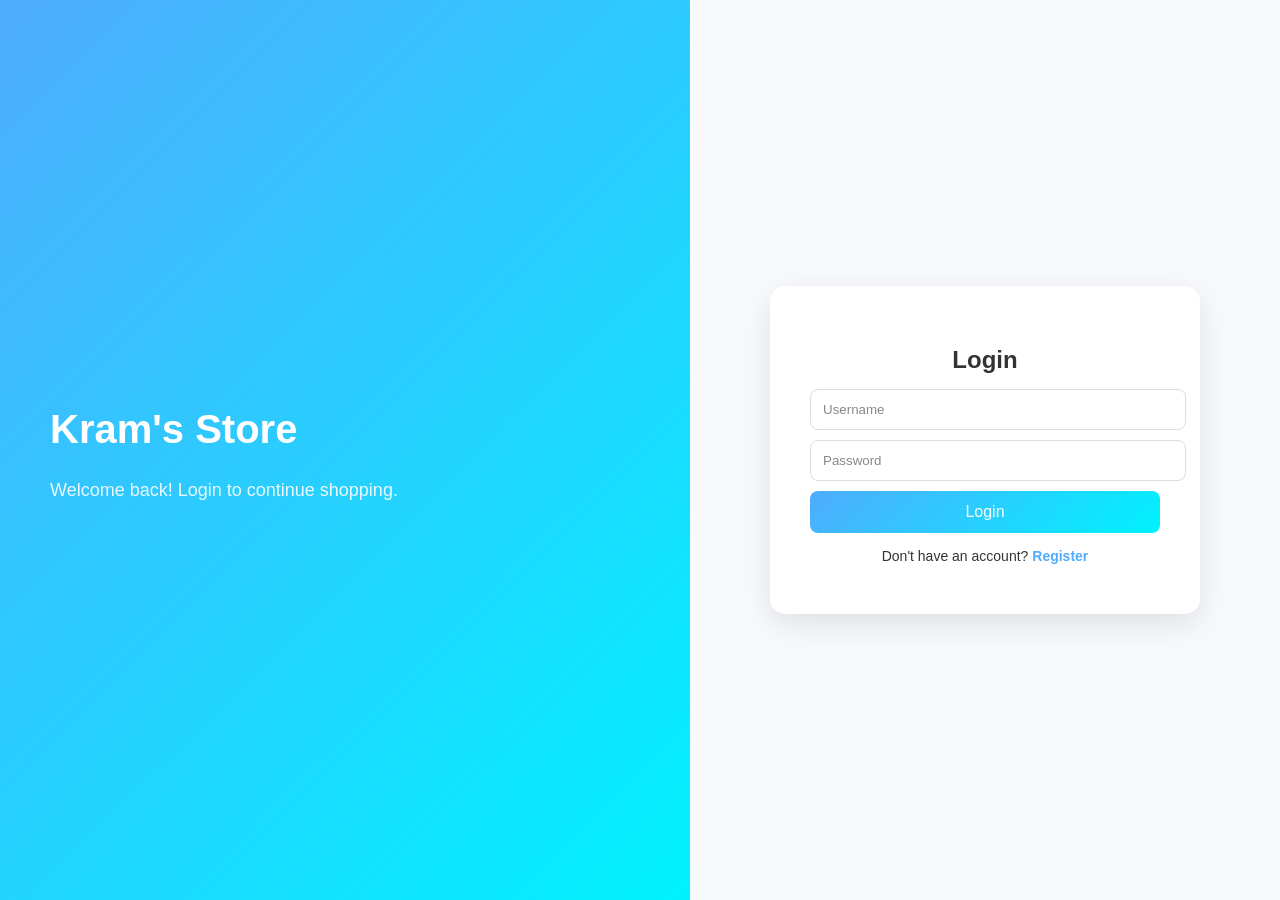
<file: index.html>
<!DOCTYPE html>
<html lang="en">
<head>
<meta charset="UTF-8">
<title>Login</title>
<link rel="stylesheet" href="style.css">
  <meta name="viewport" content="width=device-width, initial-scale=1, maximum-scale=1">
</head>
<body>

<div class="login-container">

  <!-- LEFT SIDE (branding) -->
  <div class="login-left">
    <h1>Kram's Store</h1>
    <p>Welcome back! Login to continue shopping.</p>
  </div>

  <!-- RIGHT SIDE (form) -->
  <div class="login-right">
    <div class="login-box">
      <h2 id="title">Login</h2>

      <input type="text" id="username" placeholder="Username">
      <input type="password" id="password" placeholder="Password">

      <button id="submitBtn" onclick="submitForm()">Login</button>

      <div class="switch" id="switchText">
        Don't have an account? <span onclick="toggleForm()">Register</span>
      </div>

      <div id="error" class="error"></div>
    </div>
  </div>

</div>

<script src="script.js"></script>
</body>
</html>
</file>
<file: style.css>
/* Base page */
body {
  font-family: 'Segoe UI', Arial, sans-serif;
  margin: 0;
  background: linear-gradient(135deg, #4facfe, #00f2fe);
  min-height: 100vh;
  color: #333;
}

/* Main container */
.box {
  background: white;
  padding: 30px;
  border-radius: 15px;
  width: 90%;
  max-width: 900px; /* wider for laptop */
  margin: 40px auto;
  text-align: center;
  box-shadow: 0 10px 25px rgba(0,0,0,0.2);
}

/* Headings */
h2 {
  margin-bottom: 15px;
}

h3 {
  margin-top: 30px;
  margin-bottom: 15px;
  color: #4facfe;
  border-bottom: 2px solid #4facfe;
  padding-bottom: 5px;
}

/* Inputs */
input {
  width: 100%;
  max-width: 400px; /* prevent too wide on laptop */
  padding: 12px;
  margin: 10px auto;
  border-radius: 8px;
  border: 1px solid #ccc;
  display: block;
}

input:focus {
  border-color: #4facfe;
  box-shadow: 0 0 5px rgba(79,172,254,0.5);
}

/* Buttons */
button {
  width: 100%;
  max-width: 400px;
  padding: 12px;
  margin: 10px auto;
  border: none;
  border-radius: 8px;
  background: #4facfe;
  color: white;
  font-size: 16px;
  cursor: pointer;
  display: block;
  transition: 0.3s;
}

button:hover {
  background: #007bff;
}

/* Store Grid */
.store {
  display: grid;
  grid-template-columns: repeat(auto-fit, minmax(180px, 1fr)); /* better scaling */
  gap: 20px;
  margin-top: 20px;
}

/* Item Card */
.item {
  background: #f8f8f8;
  border-radius: 12px;
  padding: 15px;
  text-align: center;
  box-shadow: 0 4px 12px rgba(0,0,0,0.1);
  transition: transform 0.2s, box-shadow 0.2s;
}

.item:hover {
  transform: translateY(-5px);
  box-shadow: 0 8px 20px rgba(0,0,0,0.2);
}

.item img {
  width: 100%;
  max-width: 120px;
  height: 120px;
  border-radius: 10px;
  object-fit: cover;
  margin-bottom: 10px;
}

/* Cart & History */
.cart, .history {
  text-align: left;
  margin-top: 25px;
  background: #f1f1f1;
  padding: 15px;
  border-radius: 12px;
}

/* List */
.cart li, .history li {
  display: flex;
  justify-content: space-between;
  margin-bottom: 8px;
  font-size: 14px;
}

/* Remove Button */
.remove-btn {
  background: red;
  padding: 4px 8px;
  font-size: 12px;
  border-radius: 5px;
  color: white;
}

/* 📱 MOBILE FIX */
@media (max-width: 600px) {
  .box {
    width: 95%;
    padding: 20px;
  }

  .store {
    grid-template-columns: repeat(2, 1fr); /* 2 columns mobile */
  }

  .item img {
    height: 90px;
  }
}

/* 💻 LAPTOP / LARGE SCREEN */
@media (min-width: 900px) {
  .store {
    grid-template-columns: repeat(4, 1fr); /* 4 items per row */
  }
  /* FULL SCREEN SPLIT DESIGN */
.login-container {
  display: flex;
  height: 100vh;
}

/* LEFT SIDE */
.login-left {
  flex: 1;
  background: linear-gradient(135deg, #4facfe, #00f2fe);
  color: white;
  display: flex;
  flex-direction: column;
  justify-content: center;
  padding: 50px;
}

.login-left h1 {
  font-size: 40px;
  margin-bottom: 10px;
}

.login-left p {
  font-size: 18px;
  opacity: 0.9;
}

/* RIGHT SIDE */
.login-right {
  flex: 1;
  display: flex;
  justify-content: center;
  align-items: center;
  background: #f7f9fc;
}

/* LOGIN BOX */
.login-box {
  background: white;
  padding: 40px;
  border-radius: 15px;
  width: 100%;
  max-width: 350px;
  box-shadow: 0 10px 30px rgba(0,0,0,0.1);
  text-align: center;
}

/* INPUTS */
.login-box input {
  width: 100%;
  padding: 12px;
  margin: 10px 0;
  border-radius: 8px;
  border: 1px solid #ddd;
  transition: 0.3s;
}

.login-box input:focus {
  border-color: #4facfe;
  box-shadow: 0 0 8px rgba(79,172,254,0.3);
}

/* BUTTON */
.login-box button {
  width: 100%;
  padding: 12px;
  margin-top: 10px;
  border: none;
  border-radius: 8px;
  background: linear-gradient(135deg, #4facfe, #00f2fe);
  color: white;
  font-size: 16px;
  cursor: pointer;
  transition: 0.3s;
}

.login-box button:hover {
  transform: translateY(-2px);
  box-shadow: 0 5px 15px rgba(0,0,0,0.2);
}

/* SWITCH */
.switch {
  margin-top: 15px;
  font-size: 14px;
}

.switch span {
  color: #4facfe;
  cursor: pointer;
  font-weight: bold;
}

/* ERROR */
.error {
  color: red;
  margin-top: 10px;
}

/* 📱 MOBILE */
@media (max-width: 768px) {
  .login-container {
    flex-direction: column;
  }

  .login-left {
    display: none; /* hide branding on mobile */
  }
}
/* PAGE LOAD ANIMATION */
.login-right {
  animation: fadeSlideIn 0.8s ease;
}

.login-left {
  animation: fadeIn 1s ease;
}

/* KEYFRAMES */
@keyframes fadeSlideIn {
  from {
    opacity: 0;
    transform: translateY(40px);
  }
  to {
    opacity: 1;
    transform: translateY(0);
  }
}

@keyframes fadeIn {
  from { opacity: 0; }
  to { opacity: 1; }
}

/* FORM SWITCH ANIMATION */
.fade-out {
  animation: fadeOut 0.3s forwards;
}

.fade-in {
  animation: fadeSlideIn 0.4s ease;
}

@keyframes fadeOut {
  to {
    opacity: 0;
    transform: translateY(20px);
  }
}

/* INPUT ANIMATION */
.login-box input {
  transition: all 0.3s ease;
}

.login-box input:focus {
  transform: scale(1.03);
}

/* BUTTON CLICK EFFECT */
.login-box button:active {
  transform: scale(0.97);
}

/* HOVER SMOOTH */
.login-box,
.item {
  transition: all 0.3s ease;
}
.logout-btn {
  position: fixed;
  top: 20px;
  right: 20px; /* change to left: 20px; if you want left side */
  
  background-color: #ff4d4d;
  color: white;
  border: none;
  padding: 10px 15px;
  border-radius: 8px;
  cursor: pointer;
  font-weight: bold;

  box-shadow: 0 4px 8px rgba(0,0,0,0.2);
}

.logout-btn:hover {
  background-color: #e60000;
}
  input::placeholder {
  color: #888; /* visible gray */
}
}
/* ---------- MOBILE FIX ---------- */
@media (max-width: 768px) {

  .login-container {
    flex-direction: column;
    height: auto;
  }

  .login-left {
    width: 100%;
    height: auto;
    padding: 30px 20px;
    text-align: center;
  }

  .login-right {
    width: 100%;
    padding: 20px;
  }

  .login-box {
    width: 100%;
    max-width: 350px;
    margin: auto;
  }

  input {
    font-size: 16px; /* prevents iOS zoom */
  }

  button {
    font-size: 16px;
  }
  html, body {
  overflow-x: hidden;
}
}
</file>
